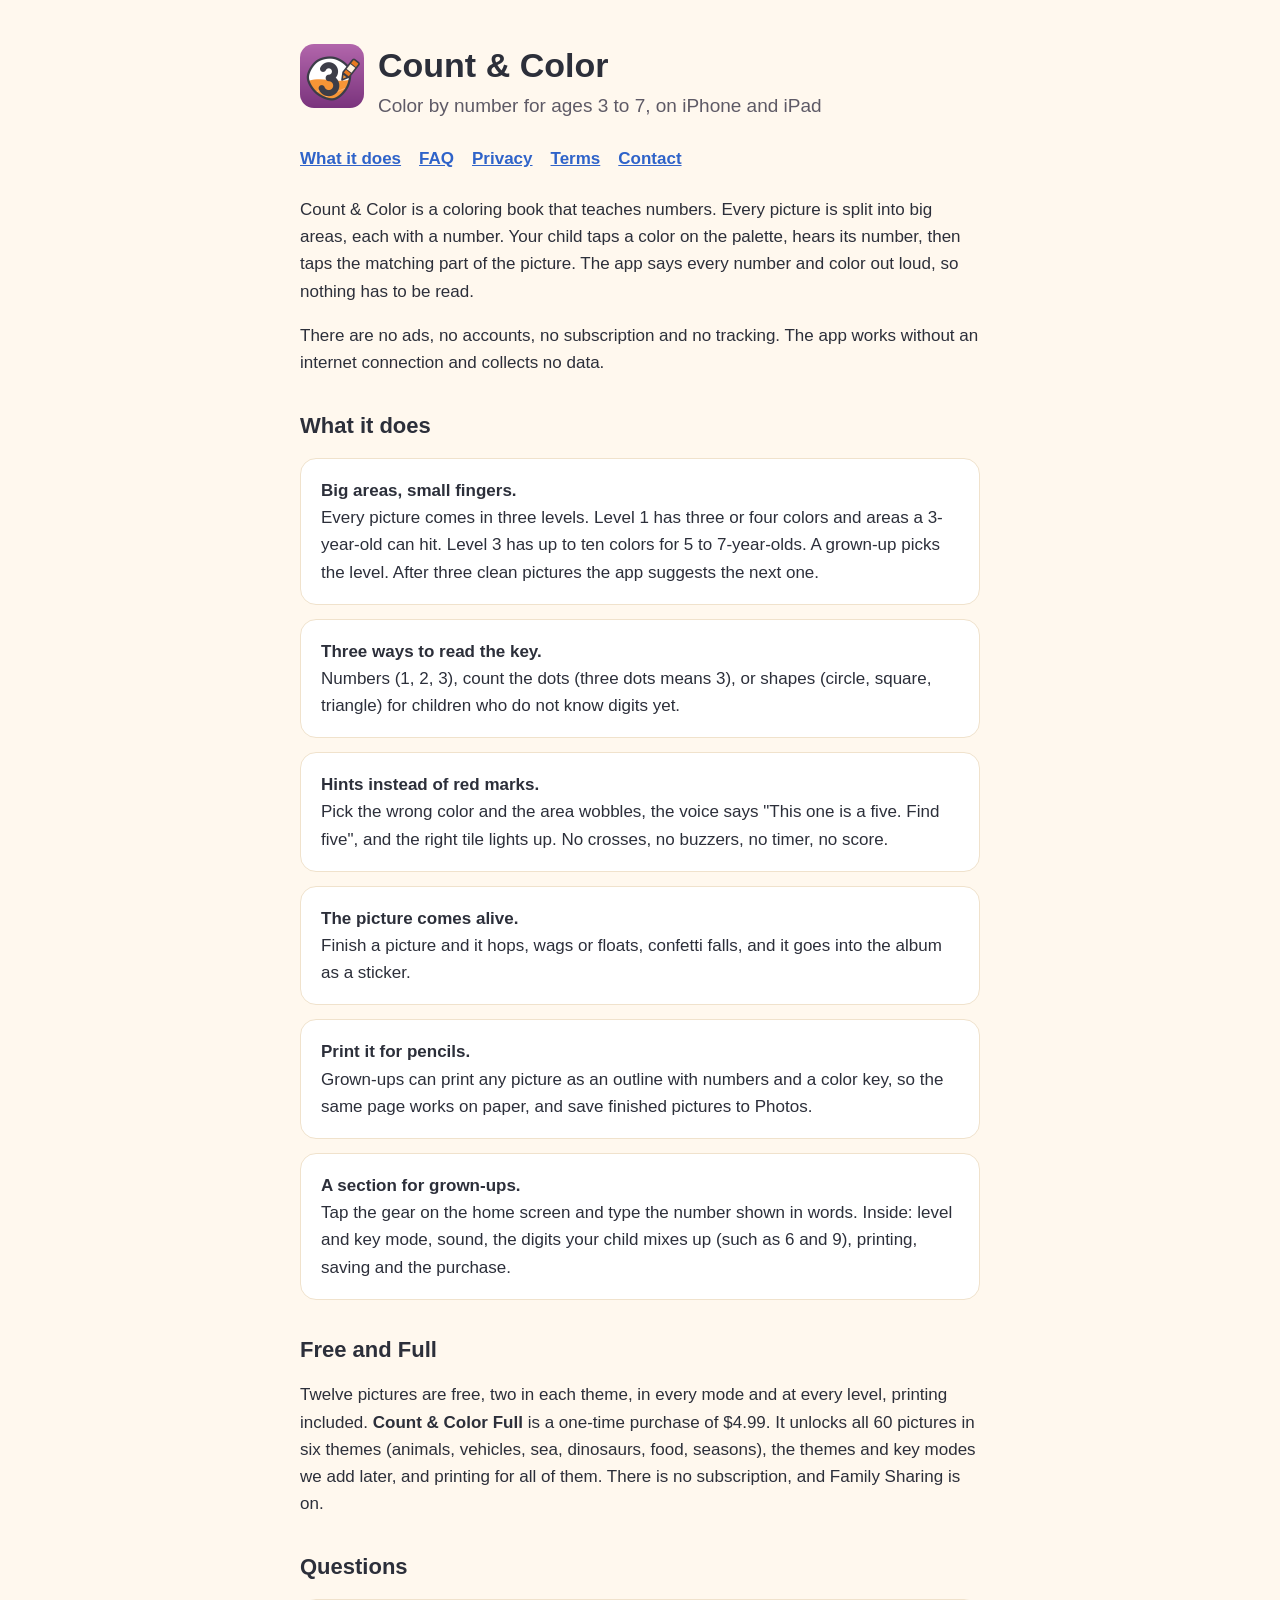
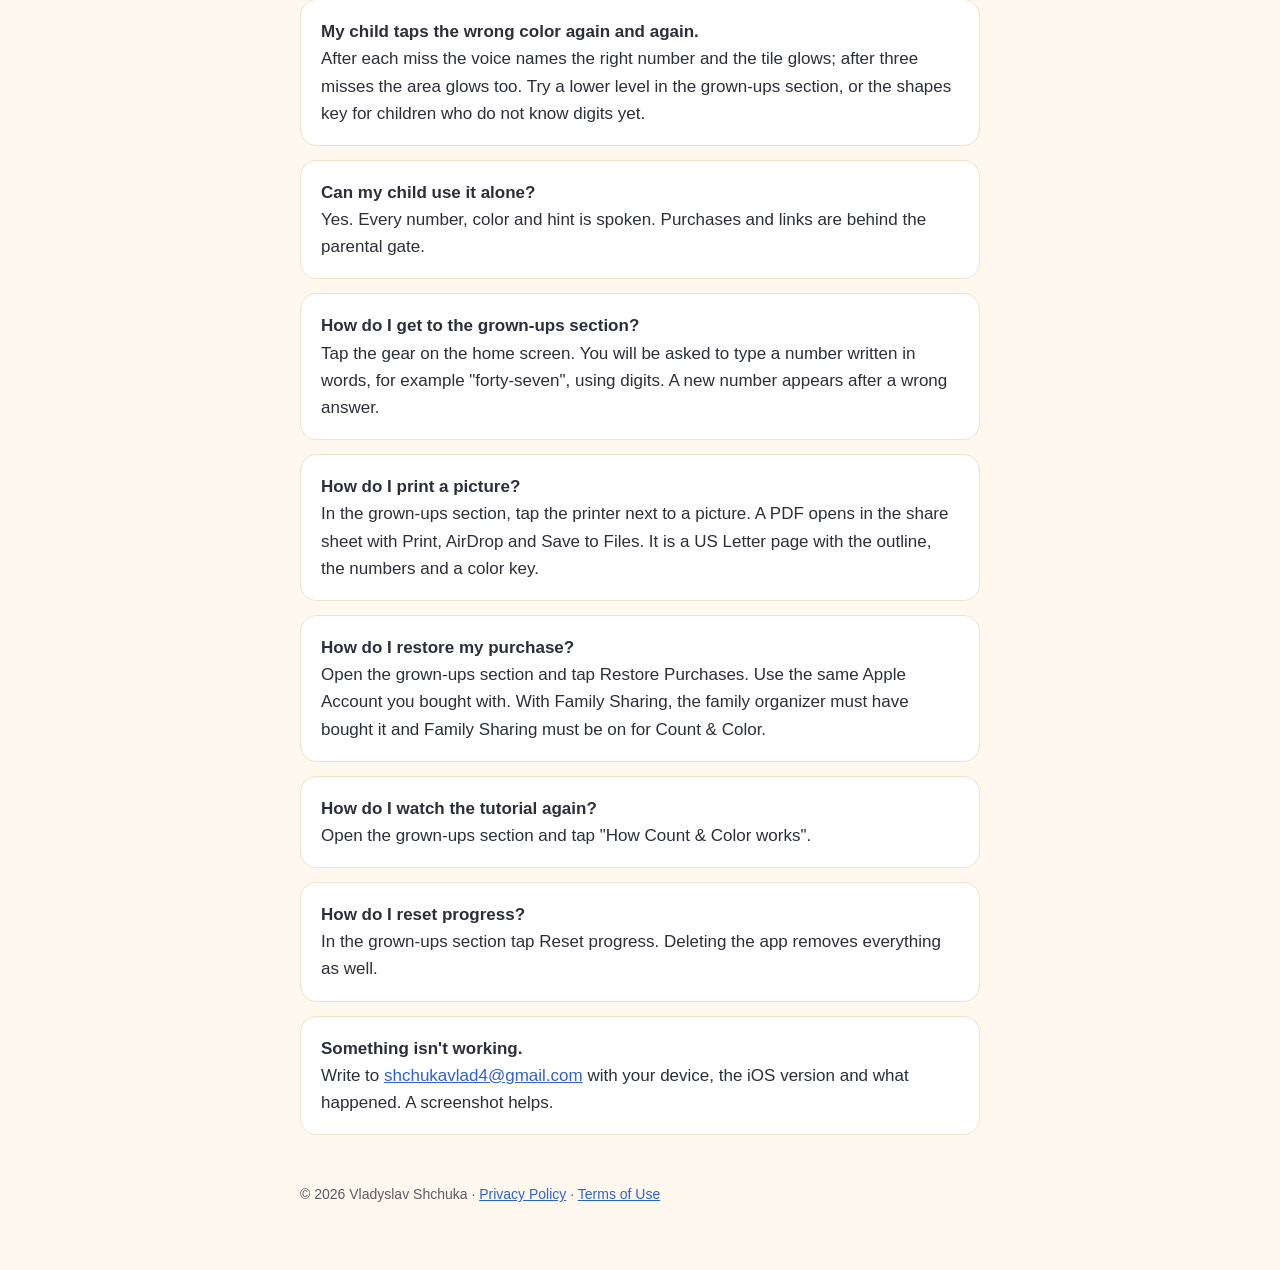
<file: index.html>
<!doctype html>
<html lang="en"><head><meta charset="utf-8"><meta name="viewport" content="width=device-width,initial-scale=1">
<title>Count &amp; Color: Color by Number</title>
<meta name="description" content="A color-by-number book for children aged 3 to 7 on iPhone and iPad. The app speaks every number, so nobody has to read. No ads, no subscription, no data collected.">
<link rel="stylesheet" href="style.css"><link rel="icon" href="icon.png"></head>
<body><main>
<header><img src="icon.png" alt=""><div><h1>Count &amp; Color</h1><div class="lead">Color by number for ages 3 to 7, on iPhone and iPad</div></div></header>
<nav><a href="#features">What it does</a><a href="#faq">FAQ</a><a href="privacy.html">Privacy</a><a href="terms.html">Terms</a><a href="mailto:shchukavlad4@gmail.com?subject=Count%20%26%20Color">Contact</a></nav>

<p>Count &amp; Color is a coloring book that teaches numbers. Every picture is split into big areas, each with a number. Your child taps a color on the palette, hears its number, then taps the matching part of the picture. The app says every number and color out loud, so nothing has to be read.</p>
<p>There are no ads, no accounts, no subscription and no tracking. The app works without an internet connection and collects no data.</p>

<h2 id="features">What it does</h2>
<div class="card"><strong>Big areas, small fingers.</strong><br>Every picture comes in three levels. Level 1 has three or four colors and areas a 3-year-old can hit. Level 3 has up to ten colors for 5 to 7-year-olds. A grown-up picks the level. After three clean pictures the app suggests the next one.</div>
<div class="card"><strong>Three ways to read the key.</strong><br>Numbers (1, 2, 3), count the dots (three dots means 3), or shapes (circle, square, triangle) for children who do not know digits yet.</div>
<div class="card"><strong>Hints instead of red marks.</strong><br>Pick the wrong color and the area wobbles, the voice says "This one is a five. Find five", and the right tile lights up. No crosses, no buzzers, no timer, no score.</div>
<div class="card"><strong>The picture comes alive.</strong><br>Finish a picture and it hops, wags or floats, confetti falls, and it goes into the album as a sticker.</div>
<div class="card"><strong>Print it for pencils.</strong><br>Grown-ups can print any picture as an outline with numbers and a color key, so the same page works on paper, and save finished pictures to Photos.</div>
<div class="card"><strong>A section for grown-ups.</strong><br>Tap the gear on the home screen and type the number shown in words. Inside: level and key mode, sound, the digits your child mixes up (such as 6 and 9), printing, saving and the purchase.</div>

<h2>Free and Full</h2>
<p>Twelve pictures are free, two in each theme, in every mode and at every level, printing included. <strong>Count &amp; Color Full</strong> is a one-time purchase of $4.99. It unlocks all 60 pictures in six themes (animals, vehicles, sea, dinosaurs, food, seasons), the themes and key modes we add later, and printing for all of them. There is no subscription, and Family Sharing is on.</p>

<h2 id="faq">Questions</h2>
<div class="card"><strong>My child taps the wrong color again and again.</strong><br>After each miss the voice names the right number and the tile glows; after three misses the area glows too. Try a lower level in the grown-ups section, or the shapes key for children who do not know digits yet.</div>
<div class="card"><strong>Can my child use it alone?</strong><br>Yes. Every number, color and hint is spoken. Purchases and links are behind the parental gate.</div>
<div class="card"><strong>How do I get to the grown-ups section?</strong><br>Tap the gear on the home screen. You will be asked to type a number written in words, for example "forty-seven", using digits. A new number appears after a wrong answer.</div>
<div class="card"><strong>How do I print a picture?</strong><br>In the grown-ups section, tap the printer next to a picture. A PDF opens in the share sheet with Print, AirDrop and Save to Files. It is a US Letter page with the outline, the numbers and a color key.</div>
<div class="card"><strong>How do I restore my purchase?</strong><br>Open the grown-ups section and tap Restore Purchases. Use the same Apple Account you bought with. With Family Sharing, the family organizer must have bought it and Family Sharing must be on for Count &amp; Color.</div>
<div class="card"><strong>How do I watch the tutorial again?</strong><br>Open the grown-ups section and tap "How Count &amp; Color works".</div>
<div class="card"><strong>How do I reset progress?</strong><br>In the grown-ups section tap Reset progress. Deleting the app removes everything as well.</div>
<div class="card"><strong>Something isn't working.</strong><br>Write to <a href="mailto:shchukavlad4@gmail.com?subject=Count%20%26%20Color%20feedback">shchukavlad4@gmail.com</a> with your device, the iOS version and what happened. A screenshot helps.</div>

<footer>© 2026 Vladyslav Shchuka · <a href="privacy.html">Privacy Policy</a> · <a href="terms.html">Terms of Use</a></footer>
</main></body></html>
</file>
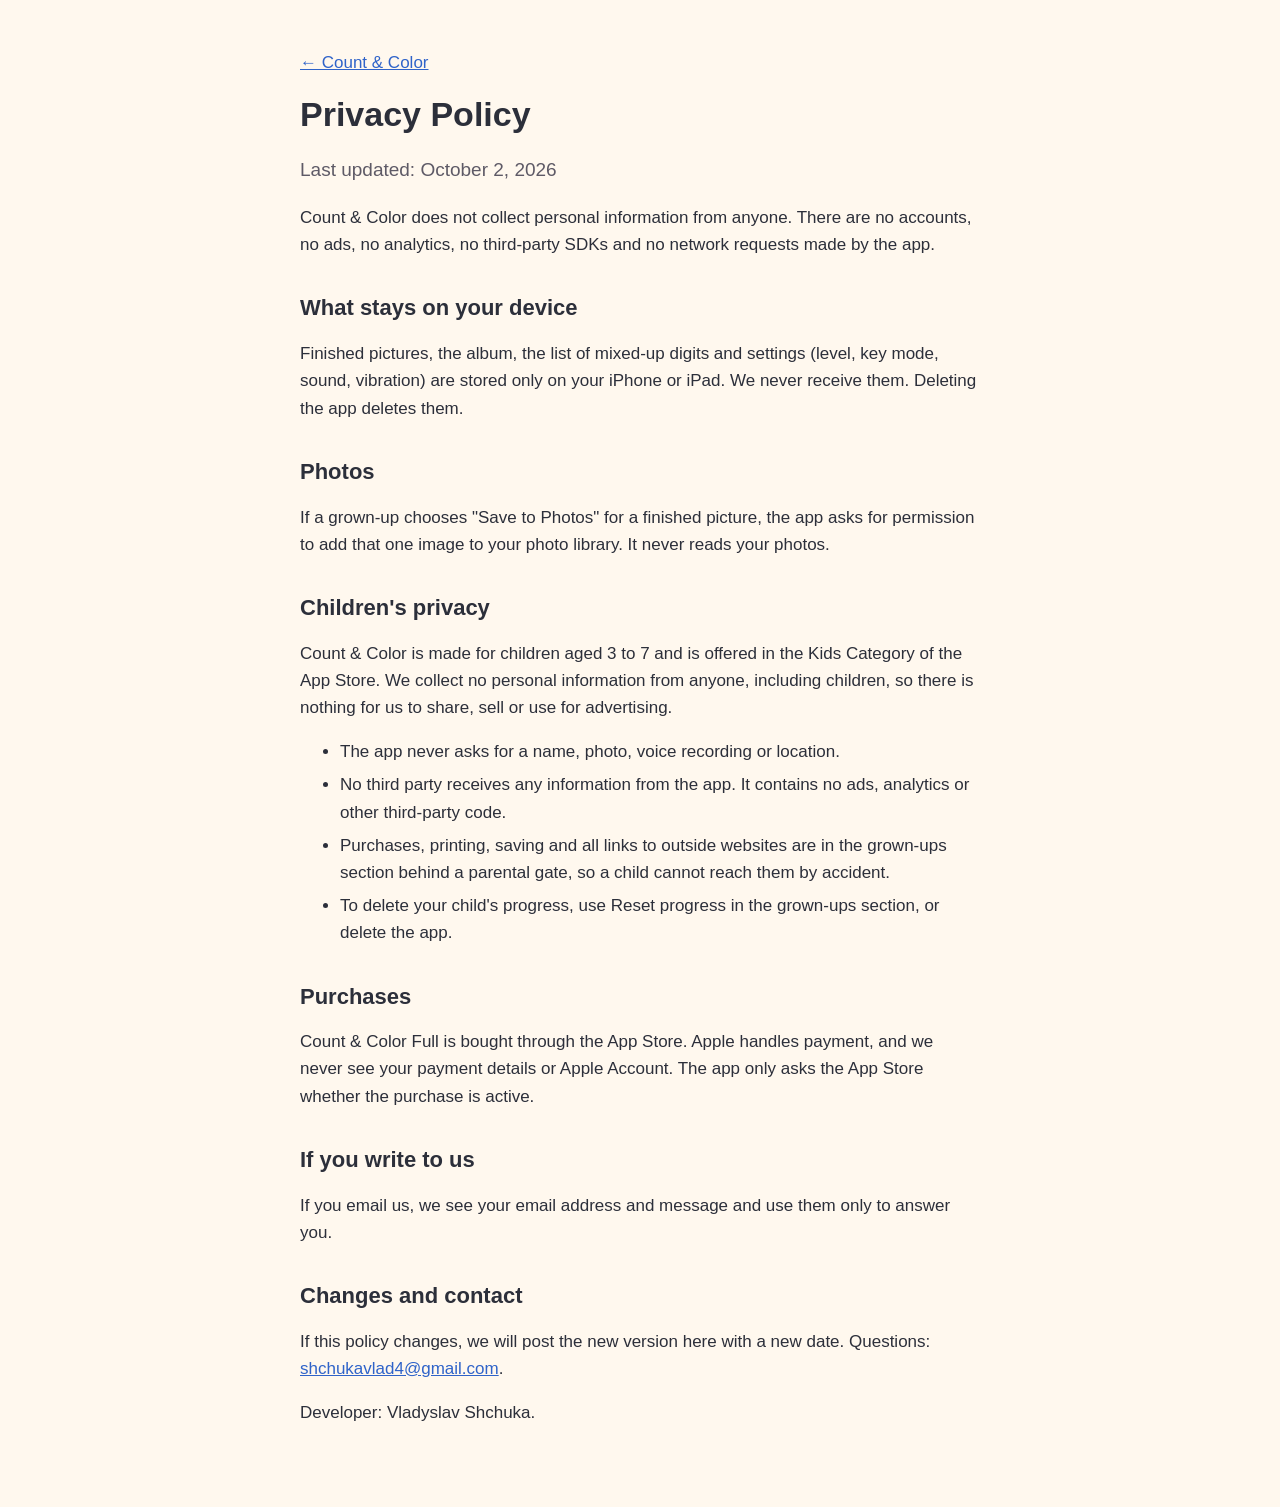
<file: privacy.html>
<!doctype html>
<html lang="en"><head><meta charset="utf-8"><meta name="viewport" content="width=device-width,initial-scale=1">
<title>Privacy Policy · Count &amp; Color</title><link rel="stylesheet" href="style.css"><link rel="icon" href="icon.png"></head>
<body><main>
<p><a href="index.html">← Count &amp; Color</a></p>
<h1>Privacy Policy</h1>
<p class="lead">Last updated: October 2, 2026</p>
<p>Count &amp; Color does not collect personal information from anyone. There are no accounts, no ads, no analytics, no third-party SDKs and no network requests made by the app.</p>

<h2>What stays on your device</h2>
<p>Finished pictures, the album, the list of mixed-up digits and settings (level, key mode, sound, vibration) are stored only on your iPhone or iPad. We never receive them. Deleting the app deletes them.</p>

<h2>Photos</h2>
<p>If a grown-up chooses "Save to Photos" for a finished picture, the app asks for permission to add that one image to your photo library. It never reads your photos.</p>

<h2 id="children">Children's privacy</h2>
<p>Count &amp; Color is made for children aged 3 to 7 and is offered in the Kids Category of the App Store. We collect no personal information from anyone, including children, so there is nothing for us to share, sell or use for advertising.</p>
<ul>
<li>The app never asks for a name, photo, voice recording or location.</li>
<li>No third party receives any information from the app. It contains no ads, analytics or other third-party code.</li>
<li>Purchases, printing, saving and all links to outside websites are in the grown-ups section behind a parental gate, so a child cannot reach them by accident.</li>
<li>To delete your child's progress, use Reset progress in the grown-ups section, or delete the app.</li>
</ul>

<h2>Purchases</h2>
<p>Count &amp; Color Full is bought through the App Store. Apple handles payment, and we never see your payment details or Apple Account. The app only asks the App Store whether the purchase is active.</p>

<h2>If you write to us</h2>
<p>If you email us, we see your email address and message and use them only to answer you.</p>

<h2>Changes and contact</h2>
<p>If this policy changes, we will post the new version here with a new date. Questions: <a href="mailto:shchukavlad4@gmail.com">shchukavlad4@gmail.com</a>.</p>
<p>Developer: Vladyslav Shchuka.</p>
</main></body></html>
</file>
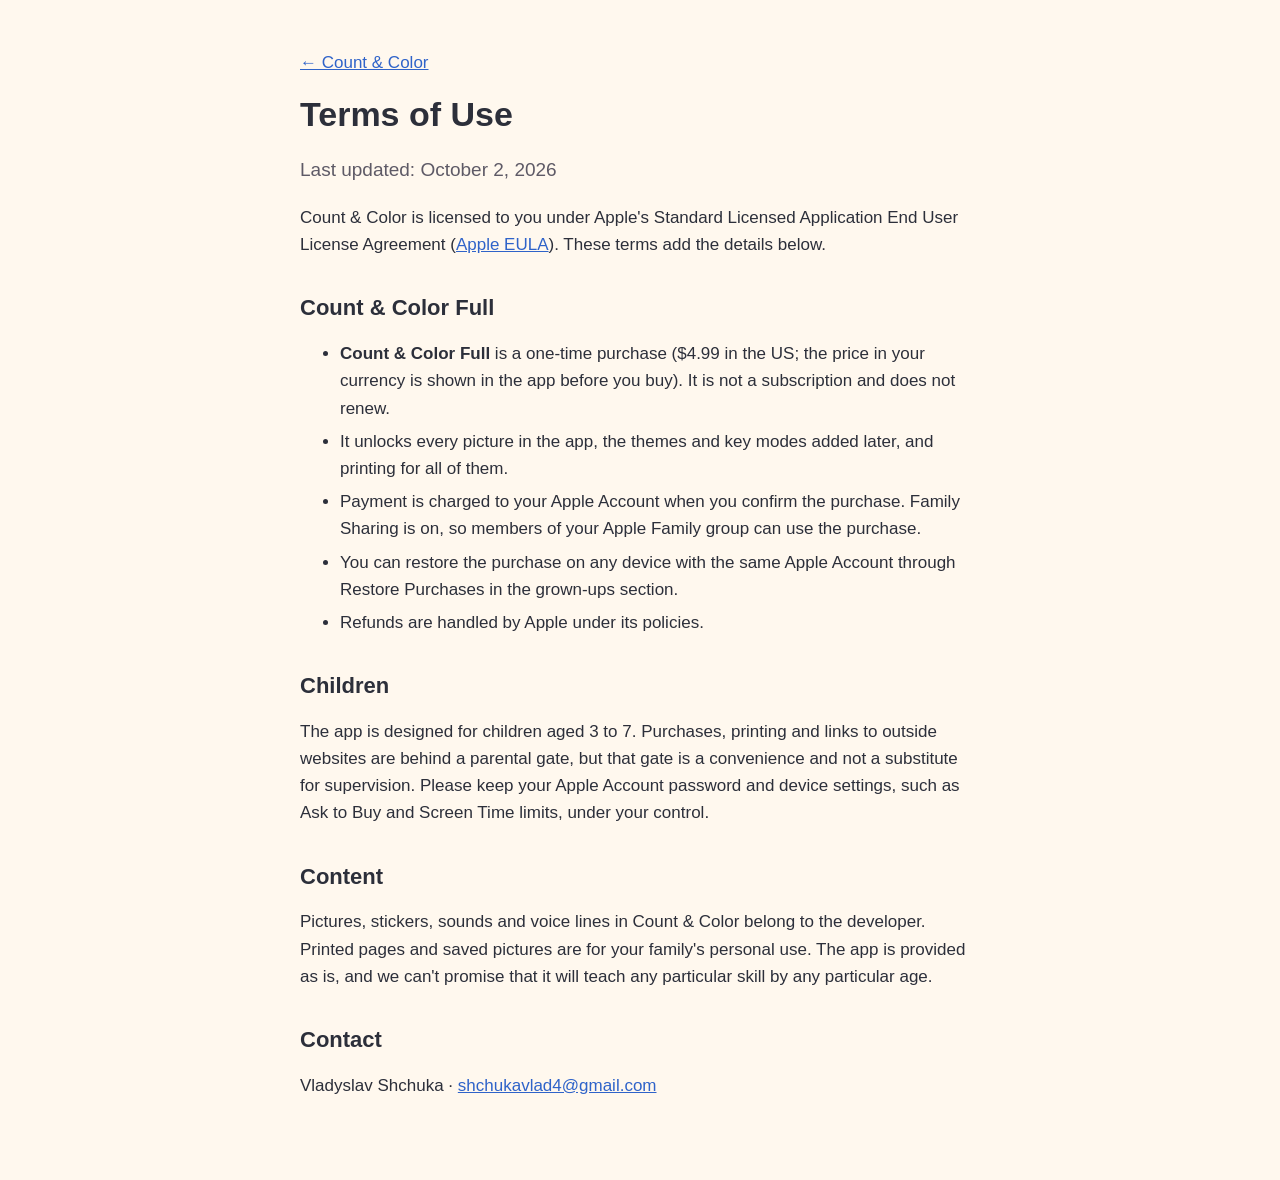
<file: terms.html>
<!doctype html>
<html lang="en"><head><meta charset="utf-8"><meta name="viewport" content="width=device-width,initial-scale=1">
<title>Terms of Use · Count &amp; Color</title><link rel="stylesheet" href="style.css"><link rel="icon" href="icon.png"></head>
<body><main>
<p><a href="index.html">← Count &amp; Color</a></p>
<h1>Terms of Use</h1>
<p class="lead">Last updated: October 2, 2026</p>
<p>Count &amp; Color is licensed to you under Apple's Standard Licensed Application End User License Agreement (<a href="https://www.apple.com/legal/internet-services/itunes/dev/stdeula/">Apple EULA</a>). These terms add the details below.</p>

<h2>Count &amp; Color Full</h2>
<ul>
<li><strong>Count &amp; Color Full</strong> is a one-time purchase ($4.99 in the US; the price in your currency is shown in the app before you buy). It is not a subscription and does not renew.</li>
<li>It unlocks every picture in the app, the themes and key modes added later, and printing for all of them.</li>
<li>Payment is charged to your Apple Account when you confirm the purchase. Family Sharing is on, so members of your Apple Family group can use the purchase.</li>
<li>You can restore the purchase on any device with the same Apple Account through Restore Purchases in the grown-ups section.</li>
<li>Refunds are handled by Apple under its policies.</li>
</ul>

<h2>Children</h2>
<p>The app is designed for children aged 3 to 7. Purchases, printing and links to outside websites are behind a parental gate, but that gate is a convenience and not a substitute for supervision. Please keep your Apple Account password and device settings, such as Ask to Buy and Screen Time limits, under your control.</p>

<h2>Content</h2>
<p>Pictures, stickers, sounds and voice lines in Count &amp; Color belong to the developer. Printed pages and saved pictures are for your family's personal use. The app is provided as is, and we can't promise that it will teach any particular skill by any particular age.</p>

<h2>Contact</h2>
<p>Vladyslav Shchuka · <a href="mailto:shchukavlad4@gmail.com">shchukavlad4@gmail.com</a></p>
</main></body></html>
</file>
<file: style.css>
:root{--paper:#FFF8EE;--card:#FFFFFF;--ink:#2C2F3A;--soft:#5E5A66;--accent:#2F63C9;--rule:#F0E2CC}
@media (prefers-color-scheme:dark){:root{--paper:#1D1B22;--card:#2B2932;--ink:#F4EFE6;--soft:#B8B2C2;--accent:#8FB4FF;--rule:#3A3742}}
*{box-sizing:border-box}
body{margin:0;background:var(--paper);color:var(--ink);font:17px/1.6 -apple-system,BlinkMacSystemFont,"SF Pro Rounded","Helvetica Neue",sans-serif}
main{max-width:720px;margin:0 auto;padding:32px 20px 64px}
h1,h2{line-height:1.25}
h1{font-size:34px;margin:12px 0 4px}h2{font-size:22px;margin-top:36px}
a{color:var(--accent)}
.lead{color:var(--soft);font-size:19px}
header{display:flex;align-items:center;gap:14px}
header img{width:64px;height:64px;border-radius:14px}
nav{margin:24px 0;display:flex;gap:18px;flex-wrap:wrap;font-weight:600}
.card{background:var(--card);border:1px solid var(--rule);border-radius:16px;padding:18px 20px;margin:14px 0}
li{margin:6px 0}
footer{color:var(--soft);font-size:14px;margin-top:48px}
</file>
